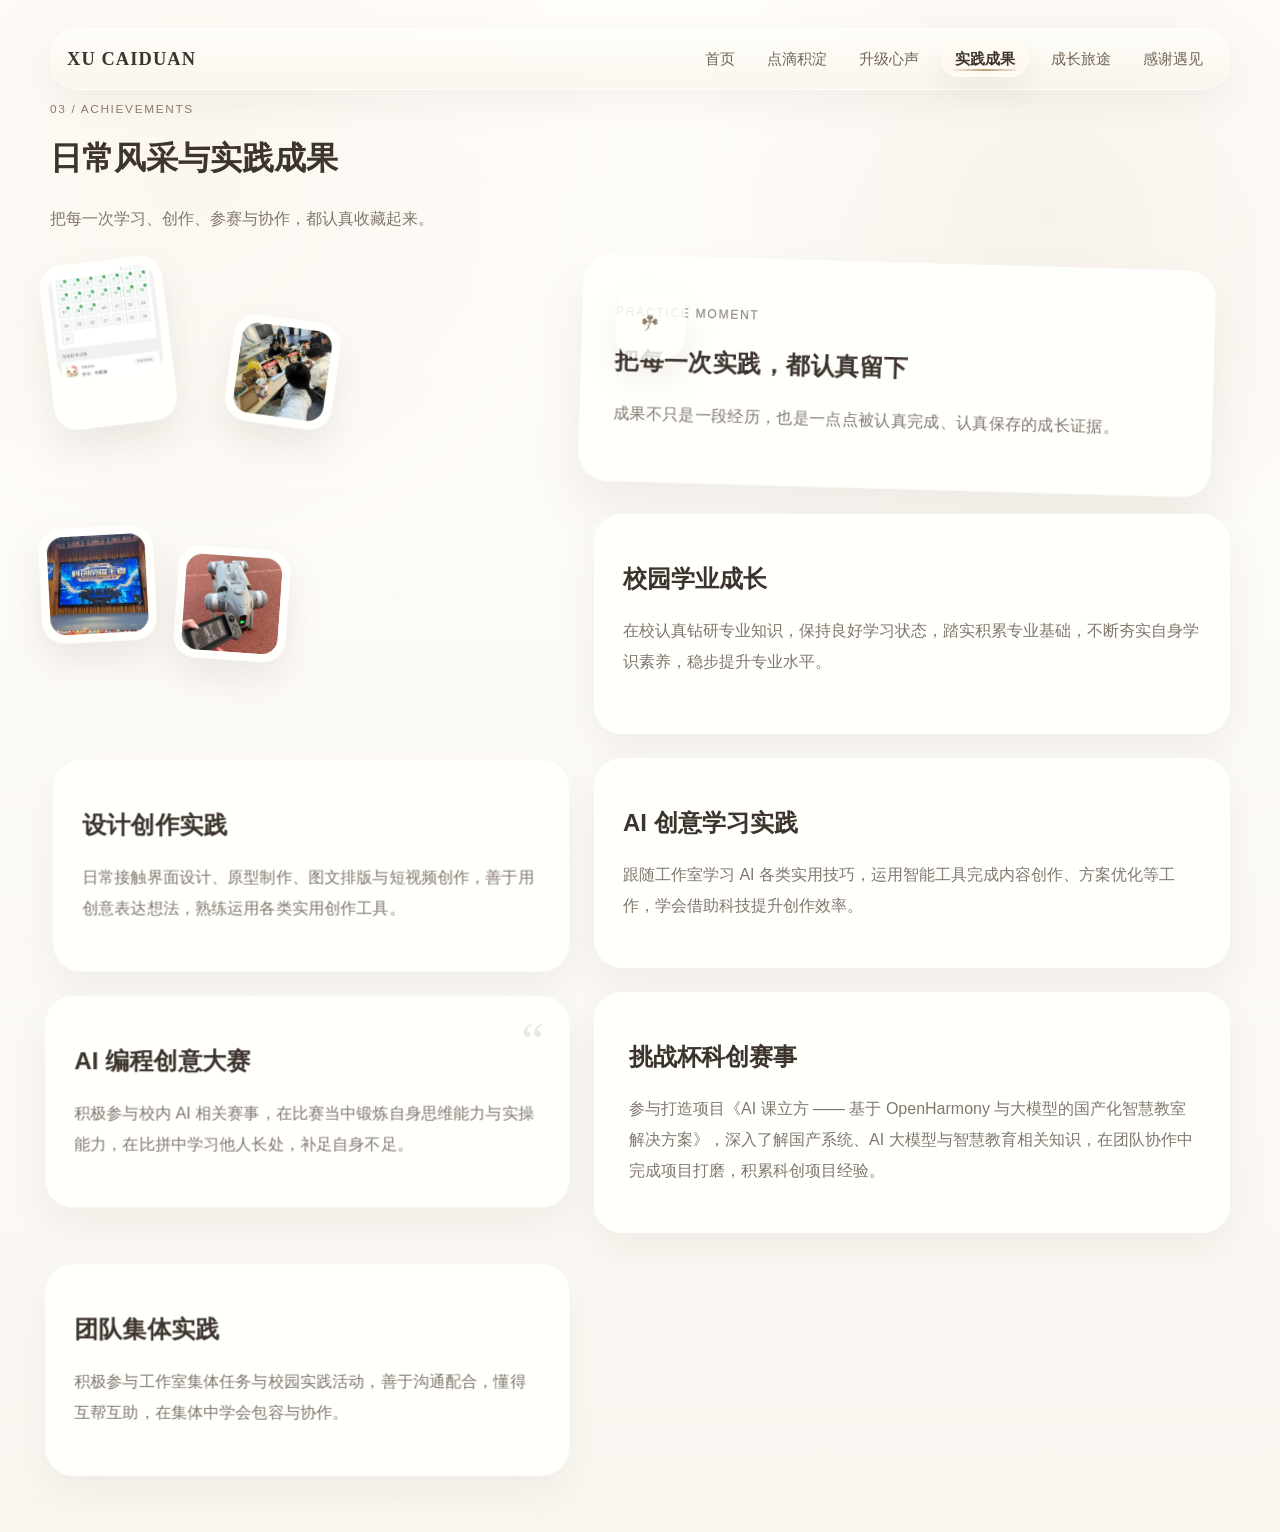
<file: achievements.html>
<!DOCTYPE html>
<html lang="zh-CN">
  <head>
    <meta charset="UTF-8" />
    <meta name="viewport" content="width=device-width, initial-scale=1.0" />
    <title>实践成果｜许彩端</title>
    <link rel="stylesheet" href="styles.css" />
  </head>
  <body>
    <div class="site-shell site-shell--inner">
      <header class="subhero reveal reveal--visible">
        <nav class="nav nav--inner">
          <a class="nav__brand" href="index.html">XU CAIDUAN</a>
          <div class="nav__links">
            <a href="index.html">首页</a>
            <a href="about.html">点滴积淀</a>
            <a href="application.html">升级心声</a>
            <a href="achievements.html" aria-current="page">实践成果</a>
            <a href="journey.html">成长旅途</a>
            <a href="thanks.html">感谢遇见</a>
          </div>
        </nav>
        <p class="section__tag">03 / achievements</p>
        <h1 class="section-title section-title--page">日常风采与实践成果</h1>
        <p class="subhero__text">把每一次学习、创作、参赛与协作，都认真收藏起来。</p>
      </header>

      <main class="editorial editorial--freeform reveal">
        <section class="freeform-hero freeform-hero--achievements reveal">
          <section class="photo-sprinkles photo-sprinkles--study photo-sprinkles--cluster reveal">
            <figure class="photo-sprinkles__item photo-sprinkles__item--a"><img src="图片/学习照片/9755ff85a1ef6e027dee6badd0a30bc0.jpg" alt="许彩端学习实践照片" /></figure>
            <figure class="photo-sprinkles__item photo-sprinkles__item--b"><img src="图片/学习照片/dba762fefdf0fd36462e150218fb2522.jpg" alt="许彩端学习照片 5" /></figure>
          </section>

          <article class="story-block story-block--lead story-block--with-icon story-block--intro-card reveal">
            <span class="story-block__icon">☘</span>
            <p class="section__tag">practice moment</p>
            <h2>把每一次实践，都认真留下</h2>
            <p>成果不只是一段经历，也是一点点被认真完成、认真保存的成长证据。</p>
          </article>
        <section class="photo-sprinkles photo-sprinkles--study photo-sprinkles--life reveal">
          <figure class="photo-sprinkles__item photo-sprinkles__item--a"><img src="图片/学习照片/70bae0a81c1eee88c23ba1215d731a35.jpg" alt="许彩端学习照片 1" /></figure>
          <figure class="photo-sprinkles__item photo-sprinkles__item--b"><img src="图片/学习照片/64e51f453455fe55803672e1e9e879a4.jpg" alt="许彩端学习照片 2" /></figure>
        </section>


          <article class="story-block story-block--tall"><h2>校园学业成长</h2><p>在校认真钻研专业知识，保持良好学习状态，踏实积累专业基础，不断夯实自身学识素养，稳步提升专业水平。</p></article>
          <article class="story-block story-block--soft story-block--offset"><h2>设计创作实践</h2><p>日常接触界面设计、原型制作、图文排版与短视频创作，善于用创意表达想法，熟练运用各类实用创作工具。</p></article>
          <article class="story-block"><h2>AI 创意学习实践</h2><p>跟随工作室学习 AI 各类实用技巧，运用智能工具完成内容创作、方案优化等工作，学会借助科技提升创作效率。</p></article>
          <article class="story-block story-block--soft story-block--quote"><h2>AI 编程创意大赛</h2><p>积极参与校内 AI 相关赛事，在比赛当中锻炼自身思维能力与实操能力，在比拼中学习他人长处，补足自身不足。</p></article>
          <article class="story-block story-block--wide"><h2>挑战杯科创赛事</h2><p>参与打造项目《AI 课立方 —— 基于 OpenHarmony 与大模型的国产化智慧教室解决方案》，深入了解国产系统、AI 大模型与智慧教育相关知识，在团队协作中完成项目打磨，积累科创项目经验。</p></article>
          <article class="story-block story-block--soft"><h2>团队集体实践</h2><p>积极参与工作室集体任务与校园实践活动，善于沟通配合，懂得互帮互助，在集体中学会包容与协作。</p></article>
        </section>
      </main>
    </div>
    <script src="script.js"></script>
  </body>
</html>
</file>
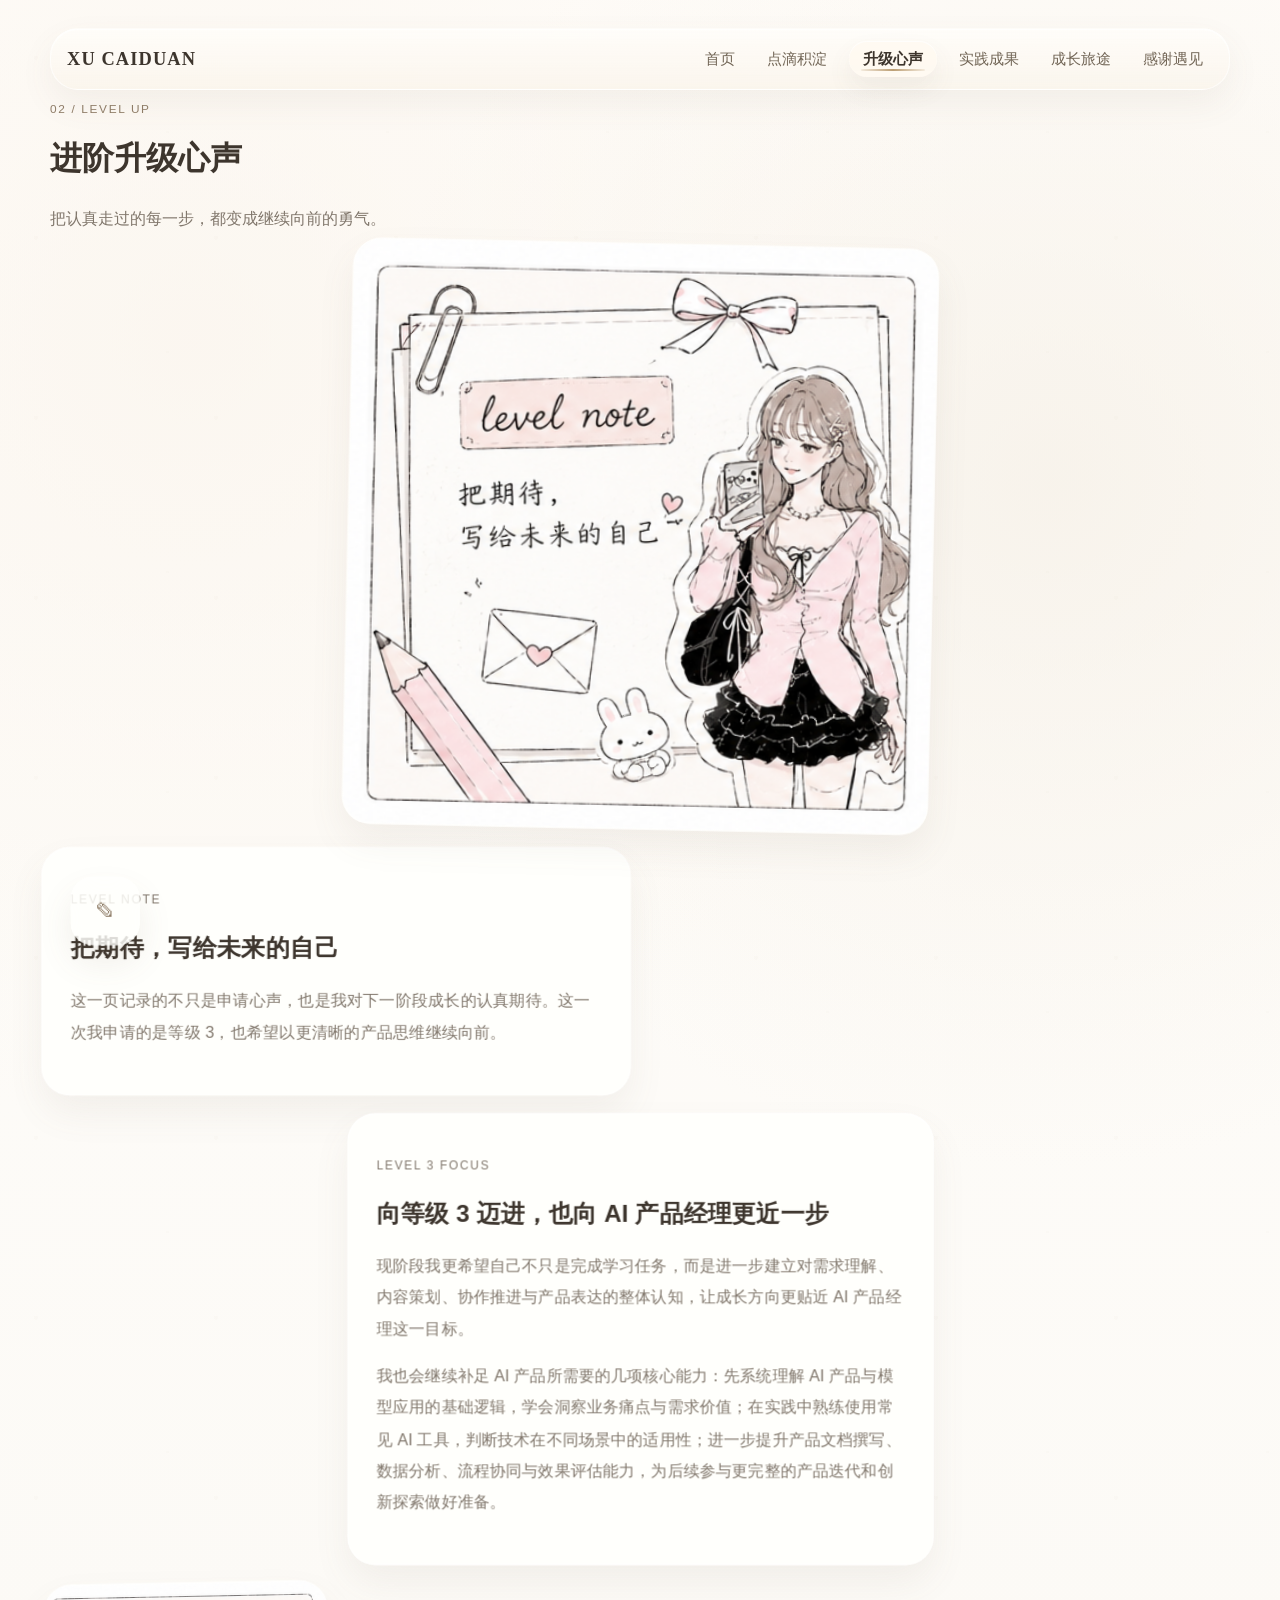
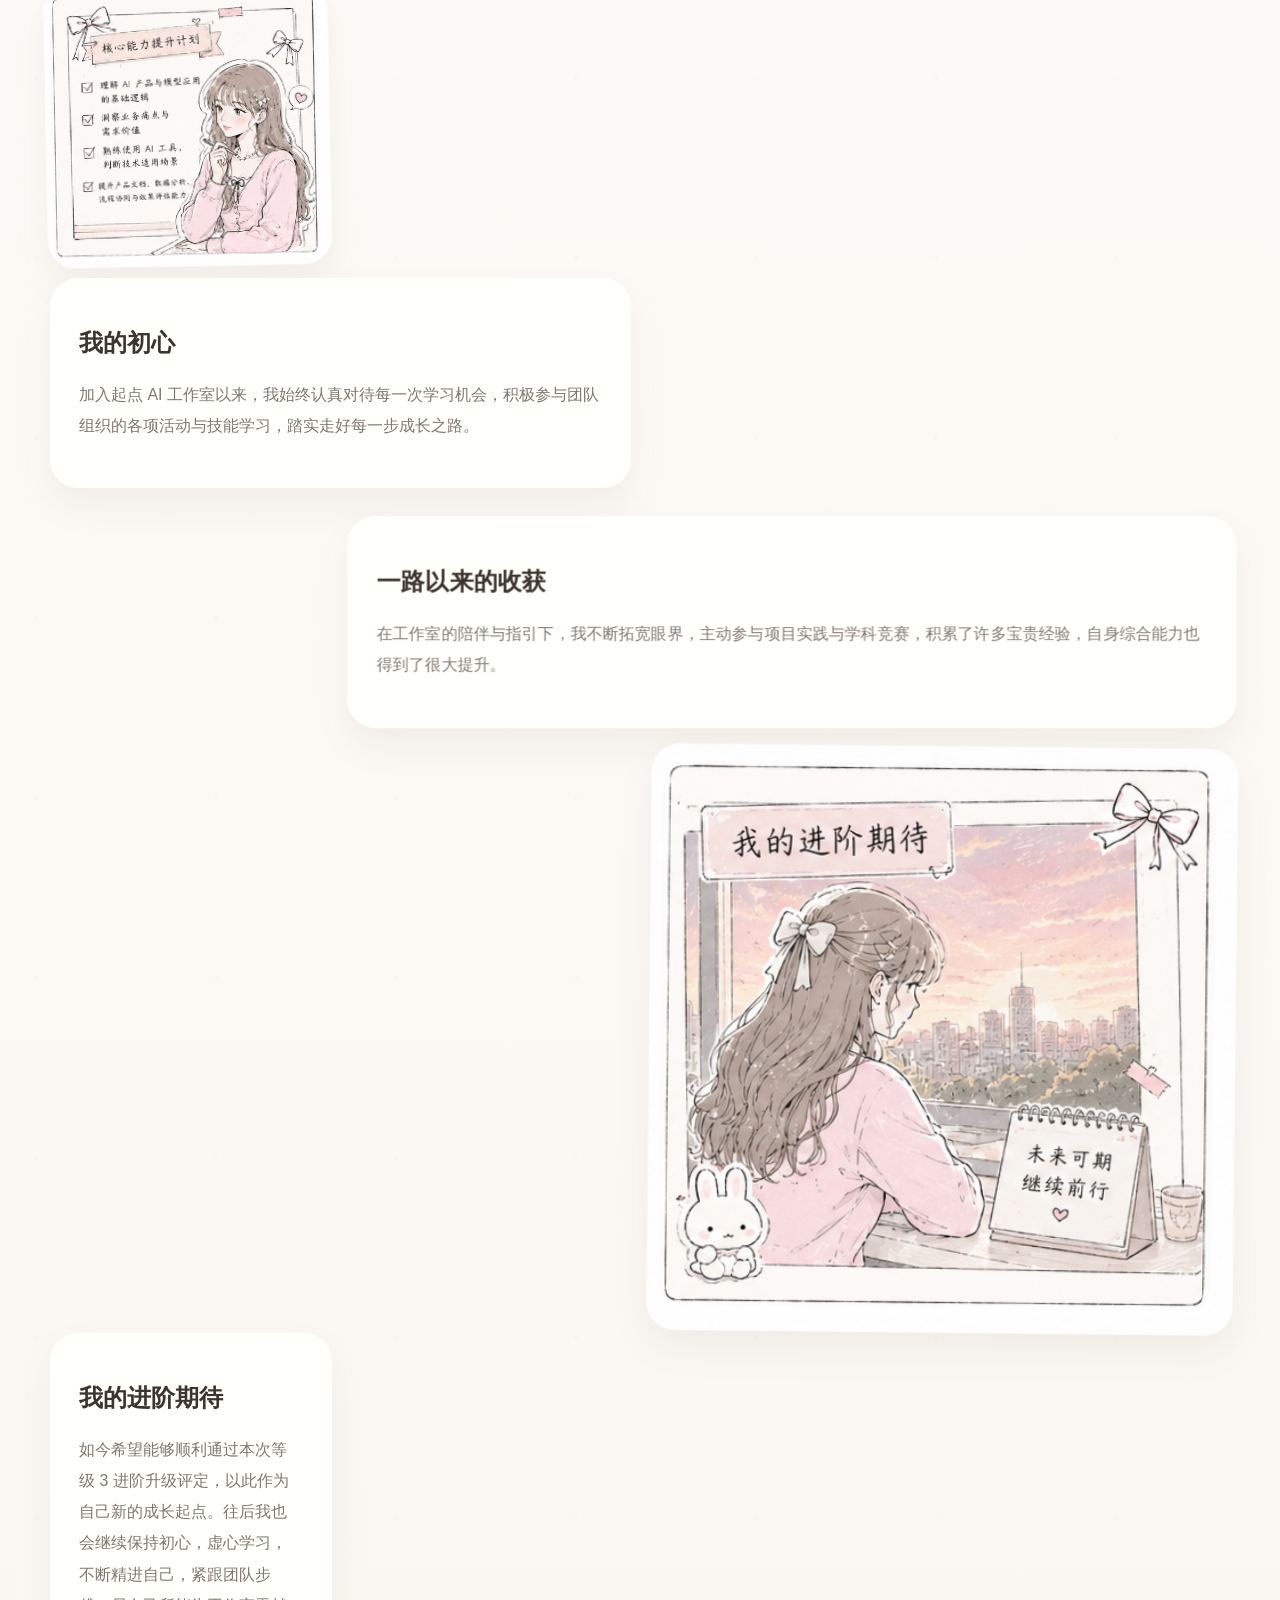
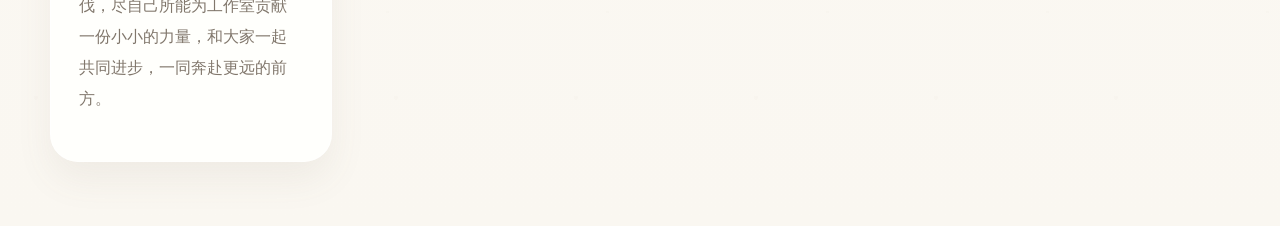
<file: application.html>
<!DOCTYPE html>
<html lang="zh-CN">
  <head>
    <meta charset="UTF-8" />
    <meta name="viewport" content="width=device-width, initial-scale=1.0" />
    <title>进阶升级心声｜许彩端</title>
    <link rel="stylesheet" href="styles.css" />
  </head>
  <body>
    <div class="site-shell site-shell--inner">
      <header class="subhero reveal reveal--visible">
        <nav class="nav nav--inner">
          <a class="nav__brand" href="index.html">XU CAIDUAN</a>
          <div class="nav__links">
            <a href="index.html">首页</a>
            <a href="about.html">点滴积淀</a>
            <a href="application.html" aria-current="page">升级心声</a>
            <a href="achievements.html">实践成果</a>
            <a href="journey.html">成长旅途</a>
            <a href="thanks.html">感谢遇见</a>
          </div>
        </nav>
        <p class="section__tag">02 / level up</p>
        <h1 class="section-title section-title--page">进阶升级心声</h1>
        <p class="subhero__text">把认真走过的每一步，都变成继续向前的勇气。</p>
      </header>

      <main class="editorial reveal">
        <section class="story-list story-list--application reveal">
          <article class="story-block story-block--lead story-block--with-icon">
            <span class="story-block__icon">✎</span>
            <p class="section__tag">level note</p>
            <h2>把期待，写给未来的自己</h2>
            <p>这一页记录的不只是申请心声，也是我对下一阶段成长的认真期待。这一次我申请的是等级 3，也希望以更清晰的产品思维继续向前。</p>
          </article>

          <figure class="application-photo-card application-photo-card--right">
            <img src="图片/升级心声/split_0_0.png" alt="升级心声相关图片 1" />
          </figure>

          <article class="story-block story-block--soft reveal">
            <p class="section__tag">level 3 focus</p>
            <h2>向等级 3 迈进，也向 AI 产品经理更近一步</h2>
            <p>现阶段我更希望自己不只是完成学习任务，而是进一步建立对需求理解、内容策划、协作推进与产品表达的整体认知，让成长方向更贴近 AI 产品经理这一目标。</p>
            <p>我也会继续补足 AI 产品所需要的几项核心能力：先系统理解 AI 产品与模型应用的基础逻辑，学会洞察业务痛点与需求价值；在实践中熟练使用常见 AI 工具，判断技术在不同场景中的适用性；进一步提升产品文档撰写、数据分析、流程协同与效果评估能力，为后续参与更完整的产品迭代和创新探索做好准备。</p>
          </article>

          <figure class="application-photo-card application-photo-card--left">
            <img src="图片/升级心声/split_0_2.png" alt="升级心声相关图片 2" />
          </figure>

          <article class="story-block">
            <h2>我的初心</h2>
            <p>加入起点 AI 工作室以来，我始终认真对待每一次学习机会，积极参与团队组织的各项活动与技能学习，踏实走好每一步成长之路。</p>
          </article>

          <article class="story-block story-block--soft">
            <h2>一路以来的收获</h2>
            <p>在工作室的陪伴与指引下，我不断拓宽眼界，主动参与项目实践与学科竞赛，积累了许多宝贵经验，自身综合能力也得到了很大提升。</p>
          </article>

          <figure class="application-photo-card application-photo-card--center">
            <img src="图片/升级心声/split_1_2.png" alt="升级心声相关图片 3" />
          </figure>

          <article class="story-block">
            <h2>我的进阶期待</h2>
            <p>如今希望能够顺利通过本次等级 3 进阶升级评定，以此作为自己新的成长起点。往后我也会继续保持初心，虚心学习，不断精进自己，紧跟团队步伐，尽自己所能为工作室贡献一份小小的力量，和大家一起共同进步，一同奔赴更远的前方。</p>
          </article>
        </section>
      </main>
    </div>
    <script src="script.js"></script>
  </body>
</html>
</file>
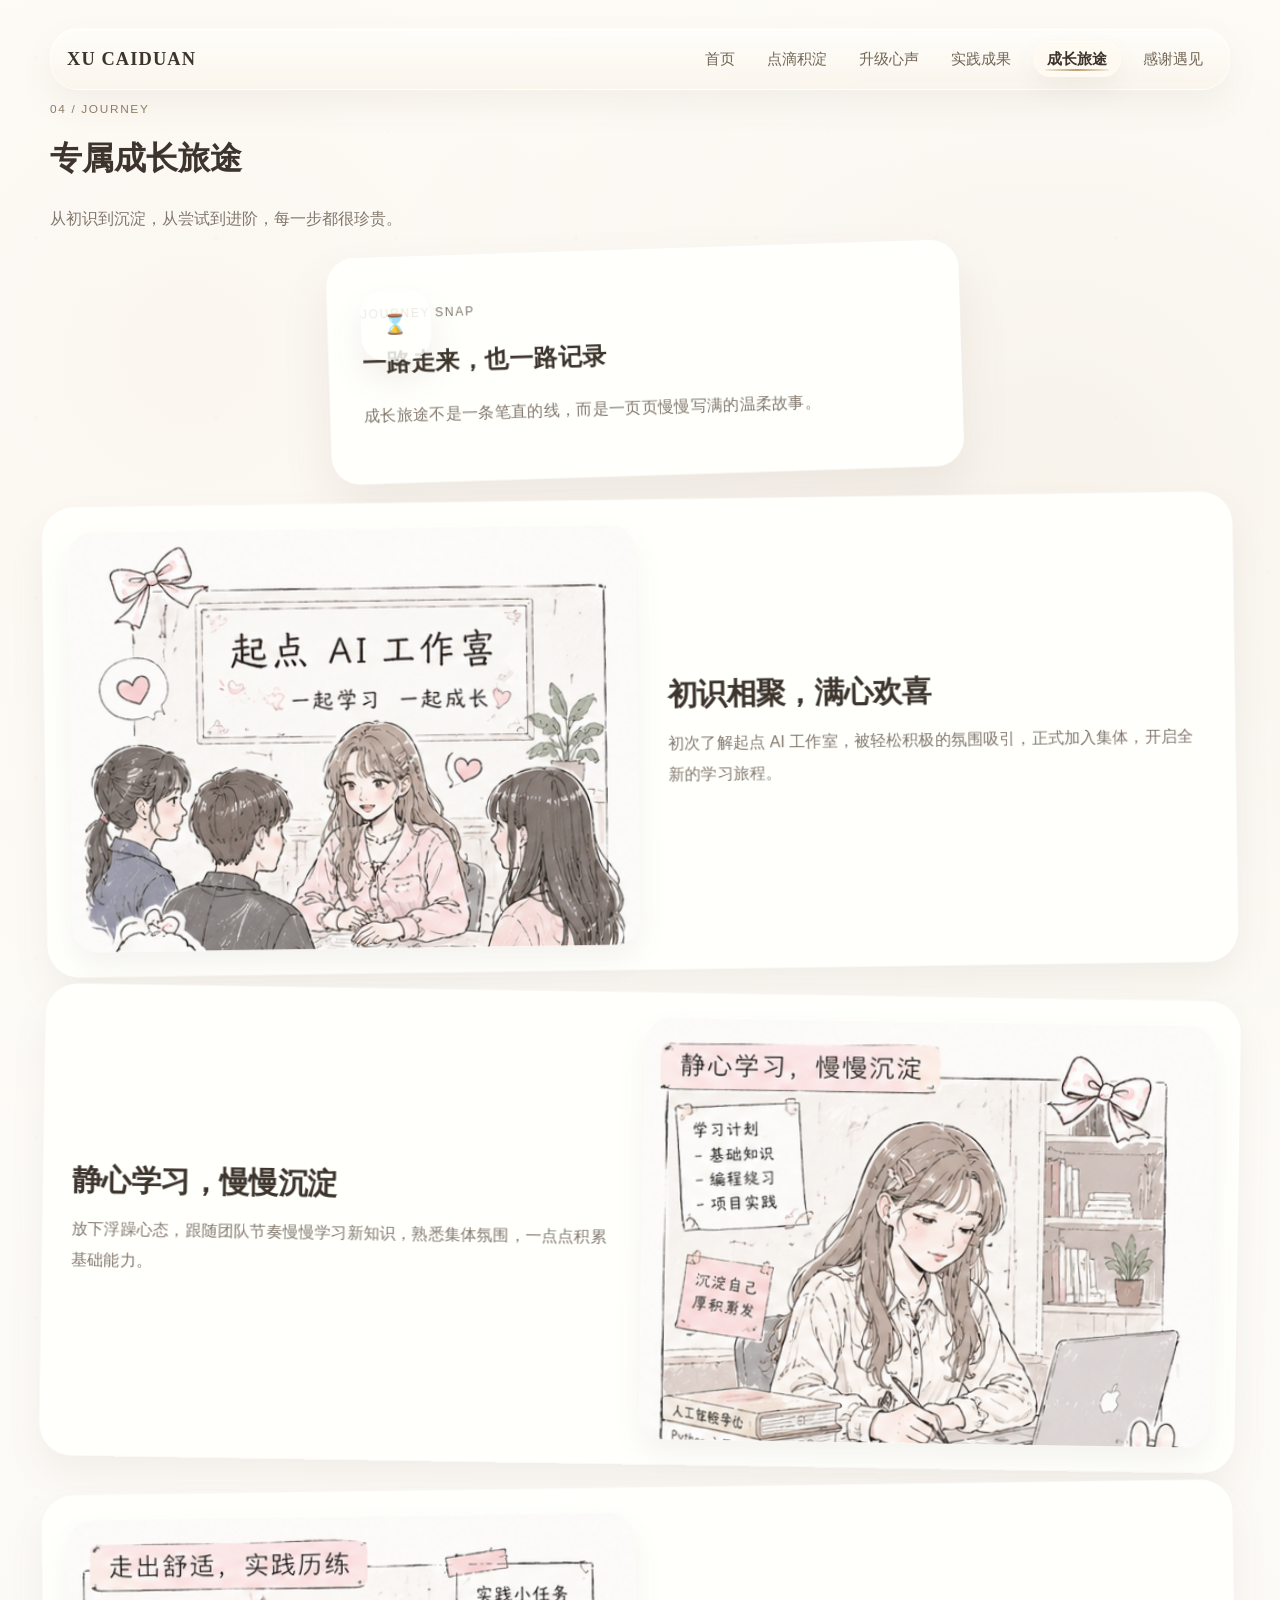
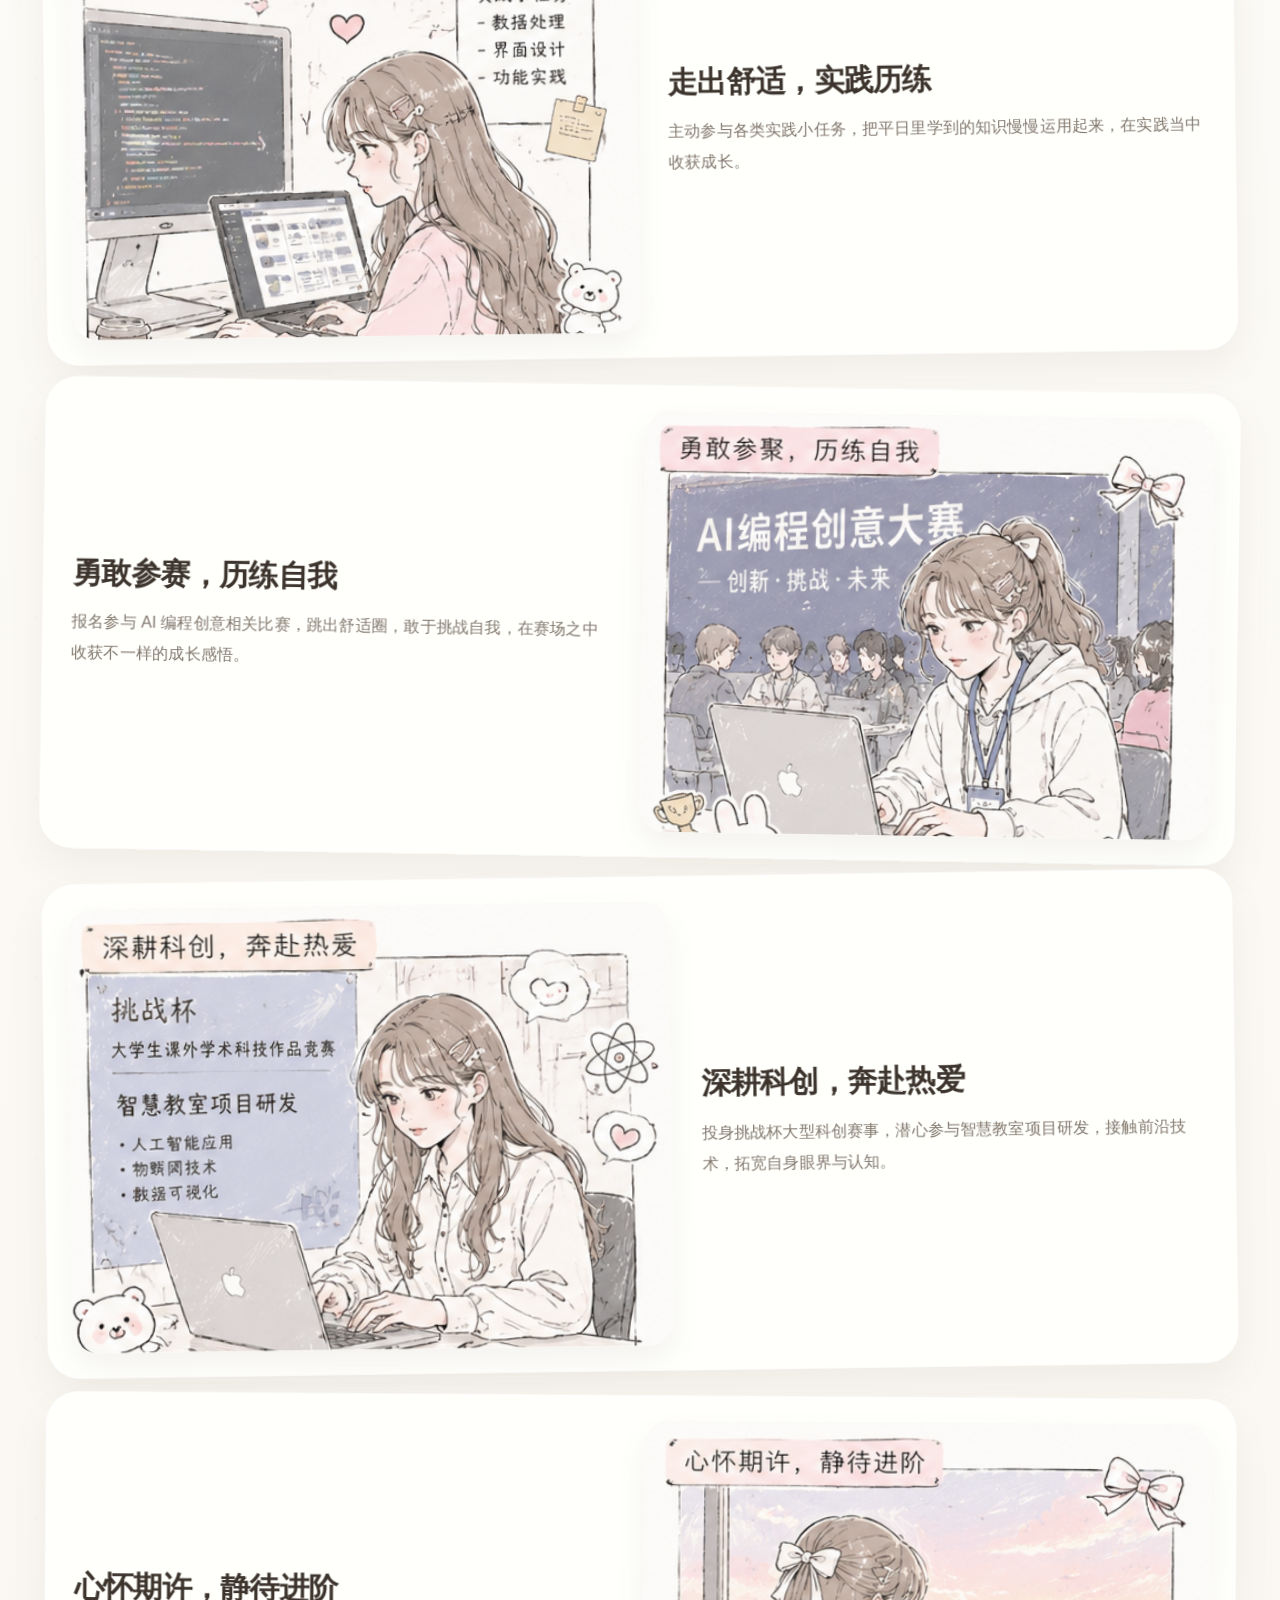
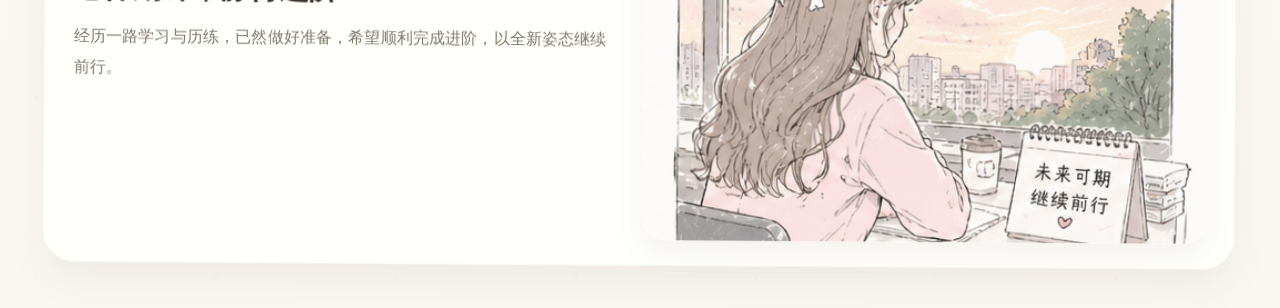
<file: journey.html>
<!DOCTYPE html>
<html lang="zh-CN">
  <head>
    <meta charset="UTF-8" />
    <meta name="viewport" content="width=device-width, initial-scale=1.0" />
    <title>成长旅途｜许彩端</title>
    <link rel="stylesheet" href="styles.css" />
  </head>
  <body>
    <div class="site-shell site-shell--inner">
      <header class="subhero reveal reveal--visible">
        <nav class="nav nav--inner">
          <a class="nav__brand" href="index.html">XU CAIDUAN</a>
          <div class="nav__links">
            <a href="index.html">首页</a>
            <a href="about.html">点滴积淀</a>
            <a href="application.html">升级心声</a>
            <a href="achievements.html">实践成果</a>
            <a href="journey.html" aria-current="page">成长旅途</a>
            <a href="thanks.html">感谢遇见</a>
          </div>
        </nav>
        <p class="section__tag">04 / journey</p>
        <h1 class="section-title section-title--page">专属成长旅途</h1>
        <p class="subhero__text">从初识到沉淀，从尝试到进阶，每一步都很珍贵。</p>
      </header>

      <main class="editorial editorial--freeform reveal">
        <section class="freeform-hero freeform-hero--journey reveal">
          <article class="story-block story-block--lead story-block--with-icon story-block--intro-card reveal">
            <span class="story-block__icon">⌛</span>
            <p class="section__tag">journey snap</p>
            <h2>一路走来，也一路记录</h2>
            <p>成长旅途不是一条笔直的线，而是一页页慢慢写满的温柔故事。</p>
          </article>
        </section>

        <section class="story-list story-list--timeline story-list--chapters reveal">
          <article class="journey-card journey-card--hero">
            <div class="journey-card__image">
              <img src="图片/成长旅途/fixed_ratio_1.png" alt="初识相聚，满心欢喜" />
            </div>
            <div class="journey-card__body">
              <h2>初识相聚，满心欢喜</h2>
              <p>初次了解起点 AI 工作室，被轻松积极的氛围吸引，正式加入集体，开启全新的学习旅程。</p>
            </div>
          </article>
          <article class="journey-card journey-card--reverse">
            <div class="journey-card__image">
              <img src="图片/成长旅途/fixed_ratio_2.png" alt="静心学习，慢慢沉淀" />
            </div>
            <div class="journey-card__body">
              <h2>静心学习，慢慢沉淀</h2>
              <p>放下浮躁心态，跟随团队节奏慢慢学习新知识，熟悉集体氛围，一点点积累基础能力。</p>
            </div>
          </article>
          <article class="journey-card">
            <div class="journey-card__image">
              <img src="图片/成长旅途/fixed_ratio_3.png" alt="走出舒适，实践历练" />
            </div>
            <div class="journey-card__body">
              <h2>走出舒适，实践历练</h2>
              <p>主动参与各类实践小任务，把平日里学到的知识慢慢运用起来，在实践当中收获成长。</p>
            </div>
          </article>
          <article class="journey-card journey-card--reverse">
            <div class="journey-card__image">
              <img src="图片/成长旅途/fixed_ratio_4.png" alt="勇敢参赛，历练自我" />
            </div>
            <div class="journey-card__body">
              <h2>勇敢参赛，历练自我</h2>
              <p>报名参与 AI 编程创意相关比赛，跳出舒适圈，敢于挑战自我，在赛场之中收获不一样的成长感悟。</p>
            </div>
          </article>
          <article class="journey-card journey-card--wide">
            <div class="journey-card__image">
              <img src="图片/成长旅途/fixed_ratio_5.png" alt="深耕科创，奔赴热爱" />
            </div>
            <div class="journey-card__body">
              <h2>深耕科创，奔赴热爱</h2>
              <p>投身挑战杯大型科创赛事，潜心参与智慧教室项目研发，接触前沿技术，拓宽自身眼界与认知。</p>
            </div>
          </article>
          <article class="journey-card journey-card--reverse journey-card--end">
            <div class="journey-card__image">
              <img src="图片/成长旅途/fixed_ratio_6.png" alt="心怀期许，静待进阶" />
            </div>
            <div class="journey-card__body">
              <h2>心怀期许，静待进阶</h2>
              <p>经历一路学习与历练，已然做好准备，希望顺利完成进阶，以全新姿态继续前行。</p>
            </div>
          </article>
        </section>
      </main>
    </div>
    <script src="script.js"></script>
  </body>
</html>
</file>
<file: styles.css>
:root {
  --bg: #fcfbf8;
  --bg-soft: #f6f2ec;
  --paper: rgba(255, 255, 252, 0.96);
  --paper-soft: rgba(248, 244, 238, 0.78);
  --text: #3d352d;
  --text-soft: #81776c;
  --line: rgba(93, 80, 63, 0.12);
  --line-soft: rgba(93, 80, 63, 0.08);
  --accent: #d8cab7;
  --accent-strong: #8f7d68;
  --shadow: 0 24px 60px rgba(116, 102, 83, 0.08);
  --container: 1180px;
}

* {
  box-sizing: border-box;
}

html {
  scroll-behavior: smooth;
}

body {
  margin: 0;
  font-family: "Microsoft YaHei", "PingFang SC", sans-serif;
  color: var(--text);
  background:
    radial-gradient(circle at 15% 10%, rgba(250, 244, 236, 0.7), transparent 24%),
    radial-gradient(circle at 82% 14%, rgba(244, 238, 228, 0.65), transparent 22%),
    linear-gradient(180deg, #fffdfa 0%, #fcfaf6 48%, #faf7f1 100%);
  min-height: 100vh;
  overflow-x: hidden;
  perspective: 1400px;
  perspective-origin: 50% 18%;
}

body::before {
  content: "";
  position: fixed;
  inset: 0;
  pointer-events: none;
  background:
    radial-gradient(circle at 20% 32%, rgba(222, 213, 198, 0.18) 0 2px, transparent 2px),
    radial-gradient(circle at 76% 60%, rgba(222, 213, 198, 0.12) 0 1.5px, transparent 1.5px);
  background-size: 180px 180px, 220px 220px;
  opacity: 0.45;
}

img,
video {
  display: block;
  max-width: 100%;
}

body.page-home:not(.is-booted) .site-shell {
  opacity: 0;
  transform: translateY(10px);
}

body.page-home.is-booted .site-shell {
  opacity: 1;
  transform: translateY(0);
  transition: opacity 0.6s ease, transform 0.6s ease;
}

body.is-ready .nav,
body.is-ready .hero,
body.is-ready .subhero,
body.is-ready .entry-cloud,
body.is-ready .home-fragment,
body.is-ready .editorial,
body.is-ready .footer,
body.is-ready .video-section,
body.is-ready .story-list,
body.is-ready .editorial__lead,
body.is-ready .photo-sprinkles {
  opacity: 1;
  transform: translateY(0);
}

body.is-booted .boot-sequence {
  opacity: 0;
  visibility: hidden;
}

.boot-sequence {
  position: fixed;
  inset: 0;
  z-index: 20;
  display: grid;
  place-items: center;
  background: linear-gradient(180deg, rgba(255, 253, 250, 0.98), rgba(248, 243, 236, 0.98));
  transition: opacity 0.8s ease, visibility 0.8s ease;
}

.boot-sequence__screen {
  width: min(90vw, 620px);
  padding: 38px 34px;
  text-align: center;
  background: rgba(255, 255, 252, 0.7);
  border-radius: 34px;
  box-shadow: 0 34px 70px rgba(116, 102, 83, 0.14), 0 10px 22px rgba(255, 255, 255, 0.56) inset;
  backdrop-filter: blur(6px);
  transform-style: preserve-3d;
  transform: translateZ(0);
}

.boot-sequence__label,
.section__tag,
.eyebrow,
.entry-cloud__num,
.boot-sequence__note,
.footer__meta span {
  letter-spacing: 0.14em;
  text-transform: uppercase;
}

.boot-sequence__label,
.section__tag,
.eyebrow,
.entry-cloud__num {
  font-size: 0.74rem;
  color: var(--accent-strong);
}

.boot-sequence__title,
.display-title,
.section-title,
.nav__brand {
  font-family: Georgia, "Times New Roman", serif;
  font-weight: 600;
}

.boot-sequence__title {
  margin: 12px 0 14px;
  font-size: clamp(1.8rem, 4vw, 2.7rem);
  letter-spacing: 0.04em;
}

.boot-sequence__line {
  width: 72px;
  height: 1px;
  margin: 0 auto 18px;
  background: rgba(143, 125, 104, 0.32);
}

.boot-sequence__meeting {
  position: relative;
  display: flex;
  justify-content: center;
  align-items: center;
  gap: 26px;
  min-height: 76px;
  transform-style: preserve-3d;
}

.boot-sequence__pet {
  font-size: 1.1rem;
  color: var(--text-soft);
  text-shadow: 0 8px 18px rgba(116, 102, 83, 0.14);
  transform-style: preserve-3d;
}

.boot-sequence__pet--left {
  animation: petHelloLeft 2.4s ease-in-out forwards;
}

.boot-sequence__pet--right {
  animation: petHelloRight 2.4s ease-in-out forwards;
}

.boot-sequence__spark {
  font-size: 1.1rem;
  color: var(--accent-strong);
  opacity: 0;
  transform: scale(0.5);
  text-shadow: 0 0 18px rgba(216, 202, 183, 0.72);
  animation: sparkPop 2.4s ease-in-out forwards;
}

.boot-sequence__note {
  margin: 10px 0 0;
  font-size: 0.72rem;
  color: var(--text-soft);
}

.site-shell {
  position: relative;
  z-index: 1;
  width: min(calc(100% - 32px), var(--container));
  margin: 0 auto;
  padding: 22px 0 64px;
}

.site-shell--inner {
  padding-top: 28px;
}

.nav,
.hero,
.subhero,
.entry-cloud,
.home-fragment,
.editorial,
.footer,
.video-section,
.story-list,
.editorial__lead,
.photo-sprinkles {
  opacity: 0;
  transform: translateY(22px);
  transition: opacity 0.75s ease, transform 0.75s ease;
}

.nav {
  display: flex;
  justify-content: space-between;
  align-items: center;
  gap: 20px;
  padding: 12px 16px;
  border-radius: 28px;
  background: linear-gradient(180deg, rgba(255, 254, 250, 0.82), rgba(249, 243, 234, 0.72));
  border: 1px solid rgba(255, 255, 255, 0.6);
  box-shadow: 0 14px 34px rgba(116, 102, 83, 0.07), 0 1px 0 rgba(255, 255, 255, 0.68) inset;
  backdrop-filter: blur(6px);
}

.nav__brand {
  color: var(--text);
  text-decoration: none;
  font-size: 1.15rem;
  letter-spacing: 0.06em;
}

.nav__links {
  display: flex;
  flex-wrap: wrap;
  justify-content: flex-end;
  align-items: center;
  gap: 10px 12px;
}

.nav__links--stacked-feature {
  gap: 10px 14px;
}

.nav__links a {
  color: rgba(93, 80, 63, 0.88);
  text-decoration: none;
  font-size: 0.95rem;
  padding: 6px 10px;
  border-radius: 999px;
  transition: background-color 0.3s ease, color 0.3s ease, transform 0.3s ease, box-shadow 0.3s ease;
}

.nav__links a:hover {
  color: var(--text);
  background: rgba(255, 252, 246, 0.72);
}

.nav__links a[aria-current="page"],
.nav__brand--active {
  color: var(--text);
  font-weight: 700;
}

.nav__links a[aria-current="page"] {
  position: relative;
  display: inline-flex;
  align-items: center;
  min-height: 36px;
  padding: 6px 14px;
  border-radius: 999px;
  background: rgba(255, 250, 242, 0.96);
  box-shadow: 0 12px 24px rgba(116, 102, 83, 0.08), 0 1px 0 rgba(255, 255, 255, 0.76) inset;
  transform: none;
}

.nav__links a[aria-current="page"]::after,
.nav__brand--active::after {
  content: "";
  position: absolute;
  left: 12px;
  right: 12px;
  bottom: 6px;
  height: 2px;
  border-radius: 999px;
  background: linear-gradient(90deg, rgba(185, 154, 110, 0.15), rgba(185, 154, 110, 0.95), rgba(185, 154, 110, 0.15));
}

.nav__brand--active {
  position: relative;
}

.nav__link--feature {
  position: relative;
  display: grid;
  gap: 4px;
  min-width: 132px;
  padding: 12px 16px 14px;
  border-radius: 22px;
  background: rgba(255, 255, 252, 0.92);
  color: var(--text);
  box-shadow: 0 18px 34px rgba(116, 102, 83, 0.12), 0 1px 0 rgba(255, 255, 255, 0.7) inset;
  line-height: 1.1;
}

.nav__link--feature strong {
  font-family: Georgia, "Times New Roman", serif;
  font-size: 1.02rem;
  font-weight: 600;
  letter-spacing: 0.02em;
}

.nav__feature-kicker {
  font-size: 0.64rem;
  letter-spacing: 0.18em;
  text-transform: uppercase;
  color: var(--accent-strong);
}

.nav__link--feature-top {
  transform: translateY(-4px) rotate(-4deg);
  z-index: 2;
}

.nav__link--feature-bottom {
  margin-left: -38px;
  margin-top: 22px;
  transform: rotate(4deg);
  z-index: 1;
}

.hero,
.subhero {
  position: relative;
}

.hero {
  padding: 8px 0 0;
}

.hero__story {
  display: grid;
  grid-template-columns: 1.05fr 0.95fr;
  gap: 42px;
  align-items: center;
  margin-top: 62px;
}

.display-title {
  margin: 12px 0 0;
  font-size: clamp(2.5rem, 5.8vw, 4.8rem);
  line-height: 1.08;
  letter-spacing: -0.02em;
}

.hero__text,
.subhero__text,
.story-block p,
.story-block li,
.home-fragment__text p,
.video-section__copy p,
.footer p,
.editorial__intro p {
  color: var(--text-soft);
  line-height: 1.95;
}

.hero__text {
  max-width: 560px;
  margin-top: 20px;
}

.hero__actions {
  display: flex;
  flex-wrap: wrap;
  gap: 14px;
  margin-top: 28px;
}

.mini-icons {
  display: flex;
  flex-wrap: wrap;
  gap: 10px;
}

.mini-icons span,
.entry-cloud__icon {
  display: inline-flex;
  align-items: center;
  justify-content: center;
  width: 36px;
  height: 36px;
  border-radius: 14px;
  background: rgba(255, 255, 252, 0.88);
  box-shadow: 0 10px 24px rgba(116, 102, 83, 0.05);
  color: var(--accent-strong);
  font-size: 1rem;
  transition: transform 0.45s ease, box-shadow 0.45s ease, opacity 0.45s ease;
}

.mini-icons--hero {
  margin-bottom: 18px;
}

.mini-icons--inline {
  margin-bottom: 12px;
}

.button {
  display: inline-flex;
  align-items: center;
  justify-content: center;
  min-width: 144px;
  padding: 13px 22px;
  border-radius: 999px;
  text-decoration: none;
  font-weight: 600;
  transition: transform 0.35s ease, box-shadow 0.35s ease, background-color 0.35s ease;
}

.button:hover {
  transform: translateY(-2px);
  box-shadow: 0 10px 24px rgba(116, 102, 83, 0.08);
}

.button--primary {
  background: #efe7da;
  color: var(--text);
}

.button--secondary {
  background: transparent;
  color: var(--text-soft);
  border: 1px solid var(--line);
}

.hero__visual {
  position: relative;
  min-height: 620px;
}

.desktop-cluster {
  position: absolute;
  inset: 0;
}

.desktop-cluster__item,
.story-block__icon {
  position: absolute;
  display: inline-flex;
  flex-direction: column;
  align-items: center;
  justify-content: center;
  gap: 4px;
  width: 68px;
  height: 68px;
  border-radius: 22px;
  background: rgba(255, 255, 252, 0.82);
  box-shadow: 0 18px 34px rgba(116, 102, 83, 0.1), 0 8px 20px rgba(255, 255, 255, 0.42) inset;
  color: var(--accent-strong);
  font-size: 1.18rem;
}

.desktop-cluster__item small {
  font-size: 0.72rem;
  color: var(--text-soft);
}

.desktop-cluster__item--phone {
  left: 10px;
  top: 28px;
}

.desktop-cluster__item--music {
  left: 24px;
  top: 208px;
}

.desktop-cluster__item--memo {
  right: 18px;
  top: 180px;
}

.desktop-cluster__item--leaf {
  left: 72px;
  bottom: 112px;
}

.desktop-cluster__item--heart {
  right: 60px;
  bottom: 26px;
}

.hero__photo-card {
  position: absolute;
  right: 54px;
  top: 46px;
  width: min(100%, 360px);
  padding: 16px;
  background: rgba(255, 255, 252, 0.9);
  border-radius: 30px;
  box-shadow: 0 26px 56px rgba(116, 102, 83, 0.14), 0 10px 24px rgba(255, 255, 255, 0.44) inset;
}

.hero__photo-card img,
.home-fragment__photo img,
.editorial__image img {
  width: 100%;
  border-radius: 24px;
  object-fit: cover;
}

.hero__photo-card img {
  aspect-ratio: 4 / 5.4;
  object-position: center top;
}

.floating-note,
.floating-doodle {
  position: absolute;
  color: var(--text-soft);
}

.floating-note {
  padding: 8px 14px;
  border-radius: 999px;
  background: rgba(255, 255, 252, 0.86);
  box-shadow: 0 10px 28px rgba(116, 102, 83, 0.06);
  font-size: 0.88rem;
}

.floating-note--top {
  top: 6px;
  right: 8px;
}

.floating-note--middle {
  left: 22px;
  top: 198px;
}

.floating-note--bottom {
  left: 56px;
  bottom: 98px;
}

.floating-doodle {
  font-family: Georgia, serif;
  font-size: 1.25rem;
}

.floating-doodle--one {
  left: 84px;
  top: 70px;
  transform: rotate(-8deg);
}

.floating-doodle--two {
  right: 62px;
  bottom: 48px;
  font-size: 1.8rem;
}

.hero__story--cover {
  display: grid;
  grid-template-columns: minmax(0, 0.98fr) minmax(0, 1.02fr);
  gap: 26px;
  align-items: center;
  margin-top: 44px;
}

.hero__copy--cover {
  position: relative;
  z-index: 3;
  max-width: 680px;
  padding-top: 12px;
}

.hero__title-stack {
  position: relative;
  width: max-content;
  max-width: min(100%, 780px);
  margin-top: 14px;
  padding: 16px 0 0;
}

.hero__issue {
  display: inline-flex;
  margin-bottom: 12px;
  padding: 8px 14px;
  border-radius: 999px;
  background: rgba(255, 255, 252, 0.86);
  color: var(--accent-strong);
  letter-spacing: 0.18em;
  text-transform: uppercase;
  font-size: 0.72rem;
}

.display-title--cover {
  position: relative;
  max-width: 8.5ch;
  margin: 0;
  font-size: clamp(4.1rem, 7.2vw, 6rem);
  line-height: 0.92;
  letter-spacing: -0.07em;
  z-index: 3;
}

.display-title--cover::after {
  content: "";
  position: absolute;
  left: -14px;
  right: 12%;
  bottom: 0.04em;
  height: 0.28em;
  background: linear-gradient(90deg, rgba(216, 202, 183, 0.24), rgba(216, 202, 183, 0));
  z-index: -1;
  transform: rotate(-1.5deg);
}

.hero__lede {
  max-width: 26ch;
  margin: 18px 0 0 28px;
  color: var(--text-soft);
  line-height: 1.82;
  font-size: 1rem;
}

.hero__actions--cover {
  position: relative;
  z-index: 3;
  margin-top: 22px;
  margin-left: 28px;
}

.hero__cover-notes {
  display: flex;
  flex-wrap: wrap;
  gap: 10px 16px;
  margin-top: 16px;
  margin-left: 28px;
  color: var(--text-soft);
  font-size: 0.8rem;
  letter-spacing: 0.08em;
  text-transform: uppercase;
}

.hero__cover-notes span {
  padding: 6px 0;
  border-bottom: 1px solid rgba(93, 80, 63, 0.1);
}

.hero__caption {
  position: relative;
  left: auto;
  bottom: auto;
  display: grid;
  gap: 4px;
  max-width: 148px;
  margin-top: 26px;
  padding: 14px 16px;
  border-radius: 22px;
  background: rgba(255, 255, 252, 0.82);
  box-shadow: 0 14px 34px rgba(116, 102, 83, 0.08);
  transform: rotate(-4deg);
}

.hero__caption span {
  color: var(--accent-strong);
  font-size: 0.72rem;
  letter-spacing: 0.16em;
}

.hero__caption strong {
  font-family: Georgia, "Times New Roman", serif;
  font-size: 1rem;
}

.hero__caption small {
  color: var(--text-soft);
  line-height: 1.7;
}

.hero__visual--cover {
  position: relative;
  min-height: 650px;
  margin-left: 0;
  padding: 4px 0 18px;
  perspective: 1600px;
  perspective-origin: 68% 34%;
  transform-style: preserve-3d;
}

.hero__visual-stack {
  display: grid;
  gap: 12px;
  justify-items: end;
  width: min(100%, 450px);
  margin: 0 0 0 auto;
  position: relative;
  z-index: 2;
  transform: translate3d(0, 0, 28px) rotateY(-4deg);
}

.hero__photo-card--cover {
  position: relative;
  right: auto;
  top: auto;
  width: min(100%, 420px);
  padding: 18px;
  margin-top: -6px;
  transform: translate3d(0, 0, 46px) rotate(1.5deg) rotateY(-3deg);
  z-index: 1;
  box-shadow: 0 32px 64px rgba(116, 102, 83, 0.16), 0 10px 24px rgba(255, 255, 255, 0.42) inset;
}

.hero__intro-video {
  position: relative;
  left: auto;
  top: auto;
  width: min(100%, 300px);
  margin-right: 72px;
  z-index: 2;
  transform: translate3d(0, 0, 78px) rotate(-2deg) rotateY(6deg);
  box-shadow: 0 28px 54px rgba(116, 102, 83, 0.16);
}

.photo-sprinkles--hero {
  position: absolute;
  left: 18px;
  top: 408px;
  bottom: auto;
  max-width: 182px;
  z-index: 1;
  transform: translate3d(0, 0, 18px) rotateY(5deg);
}

.photo-sprinkles--study {
  justify-content: flex-start;
  margin: 14px 0 28px;
}

.photo-sprinkles__item {
  margin: 0;
  padding: 8px;
  width: 112px;
  background: rgba(255, 255, 252, 0.92);
  border-radius: 22px;
  box-shadow: 0 18px 36px rgba(116, 102, 83, 0.12), 0 8px 20px rgba(255, 255, 255, 0.44) inset;
  transform: translate3d(0, 0, 12px) rotate(-3deg);
}

.photo-sprinkles__item img {
  width: 100%;
  aspect-ratio: 1 / 1;
  border-radius: 16px;
  object-fit: cover;
}

.photo-sprinkles__item--b {
  transform: translateY(20px) rotate(4deg);
}

.cover-card--quote {
  left: 36px;
  top: 236px;
  width: min(100%, 220px);
  transform: rotate(-5deg);
}

.cover-card--quote p {
  margin: 0;
  color: var(--text);
  line-height: 1.75;
  font-size: 0.94rem;
}

.cover-card--mini {
  left: 88px;
  bottom: 72px;
  display: grid;
  gap: 6px;
  width: 156px;
  transform: rotate(6deg);
}

.cover-card__index {
  color: var(--accent-strong);
  letter-spacing: 0.16em;
  font-size: 0.72rem;
}

.cover-card--mini strong {
  font-family: Georgia, "Times New Roman", serif;
  font-size: 1.08rem;
  font-weight: 600;
}

.cover-orbit {
  position: absolute;
  border: 1px solid rgba(143, 125, 104, 0.18);
  border-radius: 50%;
  z-index: 0;
}

.cover-orbit--one {
  right: -18px;
  bottom: 88px;
  width: 220px;
  height: 220px;
}

.cover-orbit--two {
  left: 148px;
  top: 22px;
  width: 106px;
  height: 106px;
}

.floating-doodle--three {
  right: 34px;
  top: 184px;
  font-family: Georgia, serif;
  font-size: 1.35rem;
}

.entry-cloud {
  display: grid;
  grid-template-columns: minmax(220px, 1.15fr) repeat(5, minmax(210px, 1fr));
  gap: 14px;
  align-items: start;
  margin-top: 28px;
}

.entry-cloud__heading {
  padding: 14px 8px 0 0;
  transform: translateZ(12px);
}

.entry-cloud__title {
  margin: 10px 0 0;
  font-family: Georgia, "Times New Roman", serif;
  font-size: clamp(1.4rem, 2.4vw, 2rem);
  line-height: 1.2;
}

.entry-cloud__item {
  display: grid;
  grid-template-columns: 36px auto minmax(0, 1fr);
  grid-template-areas:
    "icon num title"
    "desc desc desc";
  column-gap: 12px;
  row-gap: 10px;
  align-items: start;
  min-width: 0;
  padding: 18px 18px 20px;
  text-decoration: none;
  color: inherit;
  background: rgba(255, 255, 252, 0.72);
  border-radius: 24px;
  box-shadow: 0 18px 36px rgba(116, 102, 83, 0.08), 0 1px 0 rgba(255, 255, 255, 0.65) inset;
  transform: translateZ(0);
}

.entry-cloud__item .entry-cloud__icon {
  grid-area: icon;
}

.entry-cloud__item .entry-cloud__num {
  grid-area: num;
  align-self: center;
  white-space: nowrap;
}

.entry-cloud__item strong {
  grid-area: title;
  display: block;
  min-width: 0;
  max-width: 100%;
  font-size: 0.98rem;
  line-height: 1.32;
  white-space: normal;
  word-break: break-word;
  overflow-wrap: anywhere;
}

.entry-cloud__item small {
  grid-area: desc;
  display: block;
  min-width: 0;
  max-width: 100%;
  font-size: 0.96rem;
  line-height: 1.6;
  color: var(--text-soft);
  white-space: normal;
  word-break: break-word;
  overflow-wrap: anywhere;
}

.entry-cloud__item:nth-child(2n) {
  transform: translateY(24px);
}

.entry-cloud__item:nth-child(3n) {
  transform: translateY(-10px);
}

.entry-cloud__item:nth-child(4n) {
  transform: translateY(12px);
}

.home-fragment {
  display: grid;
  grid-template-columns: minmax(0, 0.88fr) minmax(0, 1fr);
  gap: 30px;
  align-items: center;
  margin-top: 48px;
  padding: 20px 0 0;
}

.home-fragment__photo {
  justify-self: start;
  width: min(100%, 420px);
  transform: translate3d(0, 0, 34px) rotate(-2deg) rotateY(5deg);
}

.footer {
  display: flex;
  justify-content: space-between;
  gap: 20px;
  align-items: flex-end;
  margin-top: 68px;
  padding-top: 24px;
  border-top: 1px solid var(--line-soft);
}

@keyframes coverFloat {
  0%, 100% { transform: translateY(0) rotate(3deg); }
  50% { transform: translateY(-8px) rotate(1deg); }
}

@keyframes coverTilt {
  0%, 100% { transform: translateY(0) rotate(-8deg); }
  50% { transform: translateY(-6px) rotate(-5deg); }
}

@keyframes coverTiltReverse {
  0%, 100% { transform: translateY(0) rotate(7deg); }
  50% { transform: translateY(6px) rotate(4deg); }
}

@keyframes sectionFloat {
  0%, 100% { transform: translateY(0); }
  50% { transform: translateY(-6px); }
}

@keyframes sectionFloatSoft {
  0%, 100% { transform: translateY(0) rotate(-3deg); }
  50% { transform: translateY(-5px) rotate(-1deg); }
}

@keyframes tagPulse {
  0%, 100% { transform: translateY(0); box-shadow: 0 10px 24px rgba(116, 102, 83, 0.05); }
  50% { transform: translateY(-4px); box-shadow: 0 14px 26px rgba(116, 102, 83, 0.08); }
}

@keyframes depthDrift {
  0%, 100% { transform: translate3d(0, 0, 0) rotateX(0deg) rotateY(0deg); }
  50% { transform: translate3d(0, -8px, 20px) rotateX(1.4deg) rotateY(-1.8deg); }
}

@keyframes depthDriftSoft {
  0%, 100% { transform: translate3d(0, 0, 0) rotateX(0deg) rotateY(0deg); }
  50% { transform: translate3d(0, -5px, 12px) rotateX(0.8deg) rotateY(1.2deg); }
}

@keyframes petHelloLeft {
  0% { opacity: 0; transform: translate3d(-42px, 8px, -40px) rotate(-8deg) scale(0.82); }
  22% { opacity: 1; }
  55% { opacity: 1; transform: translate3d(-6px, -3px, 28px) rotate(1deg) scale(1.04); }
  72% { transform: translate3d(0, -7px, 36px) rotate(-3deg) scale(1.06); }
  100% { opacity: 1; transform: translate3d(0, 0, 18px) rotate(0deg) scale(1); }
}

@keyframes petHelloRight {
  0% { opacity: 0; transform: translate3d(42px, 8px, -40px) rotate(8deg) scale(0.82); }
  22% { opacity: 1; }
  55% { opacity: 1; transform: translate3d(6px, -3px, 28px) rotate(-1deg) scale(1.04); }
  72% { transform: translate3d(0, -7px, 36px) rotate(3deg) scale(1.06); }
  100% { opacity: 1; transform: translate3d(0, 0, 18px) rotate(0deg) scale(1); }
}

@keyframes sparkPop {
  0%, 18% { opacity: 0; transform: translate3d(0, 8px, -18px) scale(0.2); }
  46% { opacity: 1; transform: translate3d(0, -8px, 34px) scale(1.18); }
  68% { opacity: 1; transform: translate3d(0, -2px, 18px) scale(0.92); }
  100% { opacity: 0.88; transform: translate3d(0, 0, 10px) scale(1); }
}

.cover-card,
.cover-orbit,
.hero__photo-card--cover,
.hero__issue,
.hero__cover-notes span,
.hero__caption,
.entry-cloud__item,
.entry-cloud__heading,
.photo-sprinkles__item,
.hero__visual-stack,
.photo-sprinkles,
.story-block,
.editorial__image,
.editorial__intro,
.video-shell,
.mini-icons span,
.story-block__icon {
  transition: transform 0.45s ease, box-shadow 0.45s ease, opacity 0.45s ease;
  transform-style: preserve-3d;
  will-change: transform;
}

.story-list {
  display: grid;
  gap: 18px;
  perspective: 1100px;
  perspective-origin: 50% 24%;
}

.story-block {
  position: relative;
  padding: 28px 28px 30px;
  background: var(--paper);
  border-radius: 28px;
  border: 1px solid rgba(255, 255, 255, 0.58);
  box-shadow: 0 18px 36px rgba(116, 102, 83, 0.08), 0 1px 0 rgba(255, 255, 255, 0.6) inset;
  transform: translateZ(0);
}

.story-block--lead {
  transform: translate3d(0, 0, 16px);
}

.story-block--soft {
  transform: translate3d(0, 0, 10px);
}

.editorial__lead,
.video-section {
  display: grid;
  grid-template-columns: minmax(0, 0.92fr) minmax(0, 1fr);
  gap: 34px;
  align-items: center;
  perspective: 1200px;
  perspective-origin: 50% 30%;
}

.editorial__image {
  border-radius: 30px;
  transform: translate3d(0, 0, 30px) rotateY(5deg);
  overflow: hidden;
}

.editorial__intro {
  transform: translate3d(0, 0, 10px);
}

.video-shell {
  transform: translate3d(0, 0, 24px) rotateY(-4deg);
}

.photo-sprinkles--study {
  display: flex;
  flex-wrap: wrap;
  gap: 14px;
  justify-content: flex-start;
  margin: 14px 0 28px;
  perspective: 900px;
}

.editorial--freeform {
  display: grid;
  gap: 34px;
}

.freeform-hero {
  display: grid;
  grid-template-columns: minmax(0, 1.04fr) minmax(0, 0.96fr);
  gap: 24px;
  align-items: start;
  perspective: 1200px;
  perspective-origin: 50% 24%;
}

.freeform-hero--achievements {
  grid-template-columns: minmax(0, 0.9fr) minmax(0, 1.1fr);
}

.freeform-hero--journey {
  grid-template-columns: 1fr;
  justify-items: center;
}

.freeform-hero--journey .story-block--intro-card {
  margin-left: 0;
  transform: translate3d(0, 0, 24px) rotate(0deg);
  width: min(100%, 760px);
}
.photo-sprinkles--cluster {
  position: relative;
  align-content: start;
  min-height: 220px;
  margin: 0;
  padding: 18px 8px 12px 14px;
}

.photo-sprinkles--cluster .photo-sprinkles__item--a {
  width: 118px;
  transform: translate3d(0, 0, 22px) rotate(-7deg);
}

.photo-sprinkles--cluster .photo-sprinkles__item--b {
  width: 104px;
  margin-left: 40px;
  margin-top: 54px;
  transform: translate3d(0, 0, 16px) rotate(8deg);
}

.freeform-hero--journey .photo-sprinkles--cluster {
  justify-content: flex-end;
  padding-left: 0;
  padding-right: 14px;
}

.freeform-hero--journey .photo-sprinkles__item--a {
  margin-left: 22px;
}

.freeform-hero--journey .photo-sprinkles__item--b {
  margin-left: 0;
  margin-right: 14px;
  margin-top: 62px;
}

.story-block--intro-card {
  max-width: 620px;
  padding: 32px 32px 34px;
  box-shadow: 0 24px 48px rgba(116, 102, 83, 0.1), 0 1px 0 rgba(255, 255, 255, 0.68) inset;
}

.freeform-hero--achievements .story-block--intro-card {
  margin-top: 18px;
  transform: translate3d(-12px, 0, 24px) rotate(1.6deg);
}

.freeform-hero--journey .story-block--intro-card {
  margin-left: 10px;
  transform: translate3d(0, 0, 24px) rotate(-1.8deg);
}

.application-photo-card {
  margin: 0;
  overflow: hidden;
  border-radius: 28px;
  background: rgba(255, 255, 252, 0.78);
  border: 1px solid rgba(255, 255, 255, 0.58);
  box-shadow: 0 18px 36px rgba(116, 102, 83, 0.08), 0 1px 0 rgba(255, 255, 255, 0.6) inset;
}

.application-photo-card img {
  display: block;
  width: 100%;
  height: auto;
}

.application-photo-card--right {
  grid-column: 2 / 4;
  transform: translate3d(0, 0, 10px) rotate(1.2deg);
}

.application-photo-card--left {
  grid-column: 1 / 4;
  max-width: 720px;
  width: 100%;
  justify-self: start;
  transform: translate3d(0, 0, 8px) rotate(-1.1deg);
}

.application-photo-card--center {
  grid-column: 3 / 5;
  transform: translate3d(0, 0, 10px) rotate(0.6deg);
}

.story-list--application {
  margin-top: 10px;
  grid-template-columns: repeat(4, minmax(0, 1fr));
  gap: 18px 18px;
}

.story-list--application .story-block:nth-child(1) {
  grid-column: 1 / 3;
}

.story-list--application .application-photo-card--right {
  grid-row: 1;
}

.story-list--application .story-block:nth-child(2) {
  grid-column: 3 / 5;
}

.story-list--application .application-photo-card--left {
  grid-column: 1 / 2;
}

.story-list--application .story-block:nth-child(3) {
  grid-column: 2 / 4;
}

.story-list--application .story-block:nth-child(4) {
  grid-column: 4 / 5;
}

.story-list--application .story-block:nth-child(5) {
  grid-column: 1 / 3;
}

.story-list--application .application-photo-card--center {
  grid-column: 3 / 5;
}

.story-list--application .story-block:nth-child(6) {
  grid-column: 2 / 5;
}

.story-list--freeform .story-block {
  min-height: 100%;
}

.story-list--freeform .story-block:nth-child(1) {
  grid-column: span 4;
  margin-top: 6px;
  transform: translate3d(0, 0, 10px) rotate(-1.8deg);
}

.story-list--freeform .story-block:nth-child(2) {
  grid-column: span 3;
  margin-top: 42px;
  transform: translate3d(0, 0, 14px) rotate(2deg);
}

.story-list--freeform .story-block:nth-child(3) {
  grid-column: span 5;
  margin-top: -6px;
  transform: translate3d(0, 0, 8px) rotate(-0.8deg);
}

.story-list--freeform .story-block:nth-child(4) {
  grid-column: span 4;
  margin-top: -12px;
  transform: translate3d(0, 0, 12px) rotate(1.5deg);
}

.story-list--freeform .story-block:nth-child(5) {
  grid-column: span 5;
  margin-top: 16px;
  transform: translate3d(0, 0, 18px) rotate(-1.1deg);
}

.story-list--freeform .story-block:nth-child(6) {
  grid-column: span 3;
  margin-top: -8px;
  transform: translate3d(0, 0, 9px) rotate(1deg);
}

.story-block--tall {
  padding-bottom: 40px;
}

.story-block--offset {
  margin-left: 8px;
}

.story-block--quote::before {
  content: "“";
  position: absolute;
  right: 24px;
  top: 18px;
  font-family: Georgia, "Times New Roman", serif;
  font-size: 3.2rem;
  line-height: 1;
  color: rgba(143, 125, 104, 0.18);
}

.story-block--wide {
  padding-inline: 34px;
}

.story-list--chapters {
  gap: 24px;
}

.journey-card {
  display: grid;
  grid-template-columns: minmax(0, 1.02fr) minmax(0, 0.98fr);
  align-items: center;
  gap: 26px;
  padding: 24px;
  background: var(--paper);
  border-radius: 32px;
  border: 1px solid rgba(255, 255, 255, 0.58);
  box-shadow: 0 18px 36px rgba(116, 102, 83, 0.08), 0 1px 0 rgba(255, 255, 255, 0.6) inset;
  transform: translate3d(0, 0, 10px) rotate(-0.8deg);
}

.journey-card--reverse {
  grid-template-columns: minmax(0, 0.98fr) minmax(0, 1.02fr);
  transform: translate3d(0, 0, 14px) rotate(0.9deg);
}

.journey-card--reverse .journey-card__image {
  order: 2;
}

.journey-card--reverse .journey-card__body {
  order: 1;
}

.journey-card--wide {
  grid-template-columns: minmax(0, 1.08fr) minmax(0, 0.92fr);
}

.journey-card--end {
  transform: translate3d(0, 0, 10px) rotate(0.4deg);
}

.journey-card__image {
  overflow: hidden;
  border-radius: 26px;
  background: rgba(255, 252, 246, 0.72);
  box-shadow: 0 14px 28px rgba(116, 102, 83, 0.08);
}

.journey-card__image img {
  display: block;
  width: 100%;
  height: auto;
  aspect-ratio: auto;
  object-fit: contain;
}

.journey-card__body {
  padding: 6px 4px;
}

.journey-card__body h2 {
  margin: 0 0 14px;
  font-family: Georgia, "Times New Roman", serif;
  font-size: clamp(1.6rem, 2.3vw, 2.1rem);
  line-height: 1.2;
}

.journey-card__body p {
  margin: 0;
  font-size: 1rem;
  line-height: 1.95;
  color: var(--text-soft);
}

.story-block--chapter {
  width: min(100%, 72%);
  transform: translate3d(0, 0, 10px) rotate(-1.2deg);
}

.story-block--chapter-right {
  margin-left: auto;
  transform: translate3d(0, 0, 14px) rotate(1.6deg);
}

.story-list--chapters .story-block:nth-child(3) {
  margin-top: -2px;
  width: min(100%, 68%);
}

.story-list--chapters .story-block:nth-child(4) {
  margin-top: -8px;
}

.story-list--chapters .story-block:nth-child(5) {
  width: min(100%, 82%);
  margin-top: 6px;
}

.story-block--chapter-end {
  margin-top: -6px;
  width: min(100%, 64%);
}

body:not(.page-home).is-ready .freeform-hero {
  animation: depthDriftSoft 6.8s ease-in-out 0.45s infinite;
}

body:not(.page-home).is-ready .story-list--freeform .story-block:nth-child(2),
body:not(.page-home).is-ready .story-list--freeform .story-block:nth-child(5),
body:not(.page-home).is-ready .story-block--chapter-right {
  animation: depthDriftSoft 7.2s ease-in-out 0.5s infinite;
}

body:not(.page-home).is-ready .freeform-hero:hover,
body:not(.page-home).is-ready .story-list--freeform:hover .story-block,
body:not(.page-home).is-ready .story-list--chapters:hover .story-block {
  animation-play-state: paused;
}

@media (max-width: 980px) {
  .story-list--application {
    grid-template-columns: repeat(2, minmax(0, 1fr));
  }

  .story-list--application .story-block:nth-child(1),
  .story-list--application .story-block:nth-child(2),
  .story-list--application .story-block:nth-child(3),
  .story-list--application .story-block:nth-child(4),
  .story-list--application .story-block:nth-child(5),
  .story-list--application .story-block:nth-child(6),
  .story-list--application .application-photo-card--right,
  .story-list--application .application-photo-card--left,
  .story-list--application .application-photo-card--center {
    grid-column: auto;
    grid-row: auto;
  }

  .freeform-hero,
  .freeform-hero--achievements,
  .freeform-hero--journey {
    grid-template-columns: 1fr;
    gap: 18px;
  }

  .freeform-hero--achievements .story-block--intro-card,
  .freeform-hero--journey .story-block--intro-card {
    max-width: none;
    margin: 0;
    transform: translate3d(0, 0, 16px) rotate(0.6deg);
  }

  .photo-sprinkles--cluster,
  .freeform-hero--journey .photo-sprinkles--cluster {
    min-height: auto;
    justify-content: flex-start;
    padding: 6px 0 4px;
  }

  .freeform-hero--journey .photo-sprinkles__item--a,
  .freeform-hero--journey .photo-sprinkles__item--b,
  .photo-sprinkles--cluster .photo-sprinkles__item--b {
    margin-right: 0;
    margin-left: 0;
  }

  .photo-sprinkles--cluster .photo-sprinkles__item--a {
    width: 104px;
  }

  .photo-sprinkles--cluster .photo-sprinkles__item--b,
  .freeform-hero--journey .photo-sprinkles__item--b {
    width: 96px;
    margin-top: 20px;
  }

  .story-list--freeform {
    grid-template-columns: repeat(6, minmax(0, 1fr));
  }

  .story-list--freeform .story-block:nth-child(1),
  .story-list--freeform .story-block:nth-child(4) {
    grid-column: span 3;
    margin-top: 0;
  }

  .story-list--freeform .story-block:nth-child(2),
  .story-list--freeform .story-block:nth-child(6) {
    grid-column: span 3;
    margin-top: 18px;
  }

  .story-list--freeform .story-block:nth-child(3),
  .story-list--freeform .story-block:nth-child(5) {
    grid-column: span 6;
    margin-top: 0;
  }

  .journey-card {
    grid-template-columns: 1fr;
    gap: 18px;
    padding: 22px;
    transform: translate3d(0, 0, 8px) rotate(0deg);
  }

  .journey-card--reverse {
    grid-template-columns: 1fr;
    transform: translate3d(0, 0, 8px) rotate(0deg);
  }

  .journey-card--reverse .journey-card__image,
  .journey-card--reverse .journey-card__body {
    order: initial;
  }

  .story-block--chapter,
  .story-list--chapters .story-block:nth-child(3),
  .story-list--chapters .story-block:nth-child(5),
  .story-block--chapter-end {
    width: min(100%, 86%);
  }
}

@media (max-width: 680px) {
  .story-list--application {
    grid-template-columns: 1fr;
  }

  .application-photo-card {
    transform: none;
  }

  .editorial--freeform {
    gap: 24px;
  }

  .story-block--intro-card {
    padding: 28px 24px 30px;
  }

  .story-list--freeform {
    grid-template-columns: 1fr;
    gap: 16px;
  }

  .story-list--freeform .story-block:nth-child(n) {
    grid-column: auto;
    margin-top: 0;
    transform: translate3d(0, 0, 8px) rotate(0deg);
  }

  .journey-card,
  .journey-card--reverse,
  .story-block--chapter,
  .story-block--chapter-right,
  .story-list--chapters .story-block:nth-child(3),
  .story-list--chapters .story-block:nth-child(4),
  .story-list--chapters .story-block:nth-child(5),
  .story-block--chapter-end {
    width: 100%;
    margin-top: 0;
    margin-left: 0;
    transform: translate3d(0, 0, 8px) rotate(0deg);
  }

  .story-block--wide {
    padding-inline: 28px;
  }
}

.soft-list {
  margin: 0;
  padding-left: 1.2rem;
}

.page-home .hero__copy--cover,
.page-home .hero__visual--cover .hero__visual-stack,
.page-home .hero__visual--cover .photo-sprinkles,
.page-home .hero__visual--cover .hero__photo-card--cover,
.page-home .hero__visual--cover .cover-card,
.page-home .hero__visual--cover .floating-note,
.page-home .hero__visual--cover .floating-doodle,
.page-home .hero__visual--cover .cover-orbit,
.page-home .hero__caption,
.page-home .entry-cloud__item,
.page-home .entry-cloud__heading {
  opacity: 0;
}

.page-home .hero__copy--cover {
  transform: translateY(34px);
}

.page-home .hero__visual--cover .hero__visual-stack {
  transform: translate3d(28px, 24px, 24px) rotateY(-5deg);
}

.page-home .hero__visual--cover .photo-sprinkles {
  transform: translate3d(-20px, 24px, 16px) rotateY(5deg);
}

.page-home .hero__visual--cover .hero__photo-card--cover {
  transform: translate3d(0, 0, 38px) rotate(5deg) rotateY(-4deg) scale(0.98);
}

.page-home .hero__visual--cover .cover-card--quote {
  transform: translate3d(-16px, 14px, 0) rotate(-8deg);
}

.page-home .hero__visual--cover .cover-card--mini {
  transform: translate3d(-12px, 28px, 0) rotate(12deg);
}

.page-home .hero__visual--cover .floating-note--top,
.page-home .hero__visual--cover .floating-note--middle,
.page-home .hero__visual--cover .floating-note--bottom,
.page-home .hero__visual--cover .floating-doodle,
.page-home .hero__visual--cover .cover-orbit,
.page-home .hero__caption {
  transform: translate3d(0, 18px, 8px) scale(0.98);
}

.page-home .entry-cloud__heading,
.page-home .entry-cloud__item {
  transform: translateY(26px);
}

.page-home.home-cover-ready .hero__copy--cover,
.page-home.home-cover-ready .hero__visual--cover .hero__visual-stack,
.page-home.home-cover-ready .hero__visual--cover .photo-sprinkles,
.page-home.home-cover-ready .hero__visual--cover .hero__photo-card--cover,
.page-home.home-cover-ready .hero__visual--cover .cover-card,
.page-home.home-cover-ready .hero__visual--cover .floating-note,
.page-home.home-cover-ready .hero__visual--cover .floating-doodle,
.page-home.home-cover-ready .hero__visual--cover .cover-orbit,
.page-home.home-cover-ready .hero__caption,
.page-home.home-cover-ready .entry-cloud__item,
.page-home.home-cover-ready .entry-cloud__heading {
  opacity: 1;
}

.page-home.home-cover-ready .hero__copy--cover {
  transform: translateY(0);
  transition: transform 0.8s ease, opacity 0.8s ease;
}

.page-home.home-cover-ready .hero__visual--cover .hero__visual-stack {
  transform: translate3d(0, 0, 0);
  transition: transform 0.88s cubic-bezier(0.2, 0.7, 0.2, 1), opacity 0.88s ease;
}

.page-home.home-cover-ready .hero__visual--cover .photo-sprinkles {
  transform: translate3d(0, 0, 0);
  transition: transform 0.86s ease 0.16s, opacity 0.86s ease 0.16s;
}

.page-home.home-cover-ready .hero__visual--cover .hero__photo-card--cover {
  transform: rotate(2deg) scale(1);
  transition: transform 0.95s cubic-bezier(0.2, 0.7, 0.2, 1), opacity 0.95s ease;
}

.page-home.home-cover-ready .hero__visual--cover .cover-card--quote {
  transform: translate3d(0, 0, 0) rotate(-5deg);
  transition: transform 0.9s ease 0.22s, opacity 0.9s ease 0.22s;
}

.page-home.home-cover-ready .hero__visual--cover .cover-card--mini {
  transform: translate3d(0, 0, 0) rotate(8deg);
  transition: transform 0.92s ease 0.2s, opacity 0.92s ease 0.2s;
}

.page-home.home-cover-ready .hero__visual--cover .floating-note--top {
  transform: translateY(0) scale(1);
  transition: transform 0.75s ease 0.18s, opacity 0.75s ease 0.18s;
}

.page-home.home-cover-ready .hero__visual--cover .floating-note--middle {
  transform: translateY(0) scale(1);
  transition: transform 0.78s ease 0.24s, opacity 0.78s ease 0.24s;
}

.page-home.home-cover-ready .hero__visual--cover .floating-note--bottom {
  transform: translateY(0) scale(1);
  transition: transform 0.82s ease 0.3s, opacity 0.82s ease 0.3s;
}

.page-home.home-cover-ready .hero__visual--cover .floating-doodle,
.page-home.home-cover-ready .hero__visual--cover .cover-orbit,
.page-home.home-cover-ready .hero__caption {
  transform: translateY(0) scale(1);
  transition: transform 0.85s ease 0.22s, opacity 0.85s ease 0.22s;
}

.page-home.home-cover-ready .entry-cloud__heading {
  transform: translateY(0);
  transition: transform 0.72s ease 0.34s, opacity 0.72s ease 0.34s;
}

.page-home.home-cover-ready .entry-cloud__item {
  transform: translateY(0);
}

.page-home.home-cover-ready .entry-cloud__item:nth-child(2) {
  transition: transform 0.78s ease 0.38s, opacity 0.78s ease 0.38s;
}

.page-home.home-cover-ready .entry-cloud__item:nth-child(3) {
  transition: transform 0.8s ease 0.44s, opacity 0.8s ease 0.44s;
}

.page-home.home-cover-ready .entry-cloud__item:nth-child(4) {
  transition: transform 0.82s ease 0.5s, opacity 0.82s ease 0.5s;
}

.page-home.home-cover-ready .entry-cloud__item:nth-child(5) {
  transition: transform 0.84s ease 0.56s, opacity 0.84s ease 0.56s;
}

.page-home.home-cover-ready .entry-cloud__item:nth-child(6) {
  transition: transform 0.86s ease 0.62s, opacity 0.86s ease 0.62s;
}

.page-home.is-ready .hero__visual-stack {
  animation: coverFloat 6s ease-in-out 1s infinite;
}

.page-home.is-ready .cover-card--quote {
  animation: coverTilt 6.2s ease-in-out 1.2s infinite;
}

.page-home.is-ready .photo-sprinkles__item--a {
  animation: coverFloat 6.6s ease-in-out 1s infinite;
}

.page-home.is-ready .photo-sprinkles__item--b {
  animation: coverTiltReverse 6.8s ease-in-out 1.2s infinite;
}

.page-home.is-ready .cover-orbit--one {
  animation: orbitPulse 7s ease-in-out 1.2s infinite;
}

body:not(.page-home).is-ready .editorial__lead {
  animation: depthDriftSoft 6.4s ease-in-out 0.4s infinite;
}

body:not(.page-home).is-ready .photo-sprinkles__item--a {
  animation: depthDrift 6.6s ease-in-out 0.4s infinite;
}

body:not(.page-home).is-ready .photo-sprinkles__item--b {
  animation: depthDriftSoft 6.8s ease-in-out 0.6s infinite;
}

body:not(.page-home).is-ready .story-block--lead,
body:not(.page-home).is-ready .video-shell {
  animation: depthDriftSoft 7s ease-in-out 0.6s infinite;
}
body:not(.page-home).is-ready .story-list:hover .story-block,
body:not(.page-home).is-ready .editorial__lead:hover,
body:not(.page-home).is-ready .photo-sprinkles:hover .photo-sprinkles__item,
body:not(.page-home).is-ready .video-shell:hover {
  animation-play-state: paused;
}

body:not(.page-home).is-ready .story-block__icon,
body:not(.page-home).is-ready .mini-icons span {
  animation: tagPulse 6s ease-in-out 0.5s infinite;
}

@media (max-width: 980px) {
  .hero__story,
  .entry-cloud,
  .home-fragment,
  .editorial__lead,
  .video-section,
  .footer {
    grid-template-columns: 1fr;
    display: grid;
  }

  .hero__story--cover {
    gap: 24px;
  }

  .hero__copy--cover {
    max-width: none;
    padding-top: 8px;
  }

  .hero__title-stack {
    width: auto;
    max-width: none;
  }

  .display-title--cover {
    max-width: 9ch;
    font-size: clamp(3.7rem, 8.8vw, 5.2rem);
  }

  .hero__lede,
  .hero__actions--cover,
  .hero__cover-notes {
    margin-left: 76px;
  }

  .hero__caption {
    left: auto;
    right: 8px;
    bottom: -12px;
    transform: translateZ(8px) rotate(5deg);
  }

  .hero__visual,
  .hero__visual--cover {
    min-height: 580px;
    margin-left: 0;
  }

  .hero__visual-stack {
    width: min(100%, 410px);
    transform: translate3d(0, 0, 12px) rotateY(-2deg);
  }

  .hero__photo-card--cover {
    width: min(100%, 372px);
    margin-top: -4px;
    transform: translate3d(0, 0, 18px) rotate(1deg);
  }

  .hero__intro-video {
    width: min(100%, 258px);
    margin-right: 48px;
    transform: translate3d(0, 0, 24px) rotate(-2deg);
  }

  .photo-sprinkles--hero {
    left: 10px;
    top: 366px;
    max-width: 170px;
    transform: translate3d(0, 0, 8px);
  }

  .photo-sprinkles--study {
    margin-bottom: 20px;
  }

  .photo-sprinkles__item {
    width: 98px;
  }

  .cover-card--quote {
    left: 10px;
    top: 208px;
  }

  .cover-card--mini {
    left: 18px;
    bottom: 30px;
  }

  .cover-orbit--one {
    right: 12px;
    bottom: 28px;
  }

  .cover-orbit--two {
    left: 116px;
    top: 32px;
  }

  .entry-cloud {
    grid-template-columns: repeat(3, minmax(0, 1fr));
    margin-top: 44px;
  }

  .entry-cloud__heading {
    padding-right: 0;
    grid-column: 1 / -1;
  }

  .photo-sprinkles--study {
    margin-bottom: 20px;
  }

  .photo-sprinkles__item {
    width: 98px;
  }

  .entry-cloud__item:nth-child(2n) {
    transform: translateY(14px);
  }

  .entry-cloud__item:nth-child(3n) {
    transform: translateY(-4px);
  }

  .entry-cloud__item:nth-child(4n) {
    transform: translateY(0);
  }

  .home-fragment__photo {
    justify-self: start;
    transform: translate3d(0, 0, 12px) rotate(-1deg);
  }

  .footer__meta {
    justify-items: start;
  }
}

@media (max-width: 680px) {
  .site-shell {
    width: min(calc(100% - 20px), var(--container));
  }

  .nav {
    gap: 14px;
  }

  .nav,
  .nav__links {
    flex-direction: column;
    align-items: flex-start;
  }

  .display-title {
    font-size: 2.35rem;
  }

  .display-title--cover {
    max-width: 10ch;
    font-size: clamp(3.2rem, 11.5vw, 4.5rem);
    line-height: 0.92;
  }

  .hero__lede,
  .hero__actions--cover,
  .hero__cover-notes {
    margin-left: 0;
  }

  .hero__actions--cover {
    margin-top: 24px;
  }

  .hero__caption {
    position: relative;
    right: auto;
    bottom: auto;
    left: 0;
    margin-top: 30px;
    transform: rotate(-3deg);
  }

  .hero__visual,
  .hero__visual--cover {
    min-height: 470px;
  }

  .hero__visual-stack {
    width: 100%;
    justify-items: stretch;
    gap: 10px;
  }

  .hero__intro-video {
    width: min(100%, 100%);
    max-width: none;
    margin-right: 0;
    transform: none;
  }

  .hero__photo-card {
    width: 100%;
  }

  .hero__photo-card--cover {
    position: relative;
    width: min(100%, 316px);
    margin: -2px 0 0 auto;
    transform: none;
  }

  .photo-sprinkles--hero {
    position: relative;
    left: 0;
    top: auto;
    bottom: auto;
    max-width: none;
    margin-top: 16px;
  }

  .photo-sprinkles__item {
    width: 92px;
  }

  .cover-card {
    padding: 16px 18px;
    border-radius: 22px;
  }

  .cover-card--quote {
    top: 42px;
    width: min(72%, 210px);
  }

  .cover-card--mini {
    left: 6px;
    bottom: 26px;
    width: 134px;
  }

  .cover-orbit--one {
    width: 138px;
    height: 138px;
    right: 2px;
    bottom: 18px;
  }

  .cover-orbit--two {
    width: 66px;
    height: 66px;
    left: 72px;
    top: 132px;
  }

  .floating-note {
    font-size: 0.8rem;
  }

  .floating-note--middle {
    left: 4px;
    top: 222px;
  }

  .floating-note--bottom {
    left: 18px;
    bottom: 96px;
  }

  .floating-doodle--one {
    left: 10px;
    top: 8px;
    font-size: 1rem;
  }

  .floating-doodle--two {
    right: 18px;
    bottom: 14px;
    font-size: 1.4rem;
  }

  .floating-doodle--three {
    right: 20px;
    top: 86px;
  }

  .hero__cover-notes {
    gap: 8px 14px;
    font-size: 0.78rem;
  }

  .entry-cloud {
    grid-template-columns: 1fr;
    gap: 12px;
  }

  .entry-cloud__item:nth-child(2n),
  .entry-cloud__item:nth-child(3n),
  .entry-cloud__item:nth-child(4n) {
    transform: none;
  }

  .home-fragment__photo {
    width: 100%;
    transform: none;
  }

  .button {
    width: 100%;
  }

  .boot-sequence__screen {
    padding: 30px 22px;
  }
}
</file>
